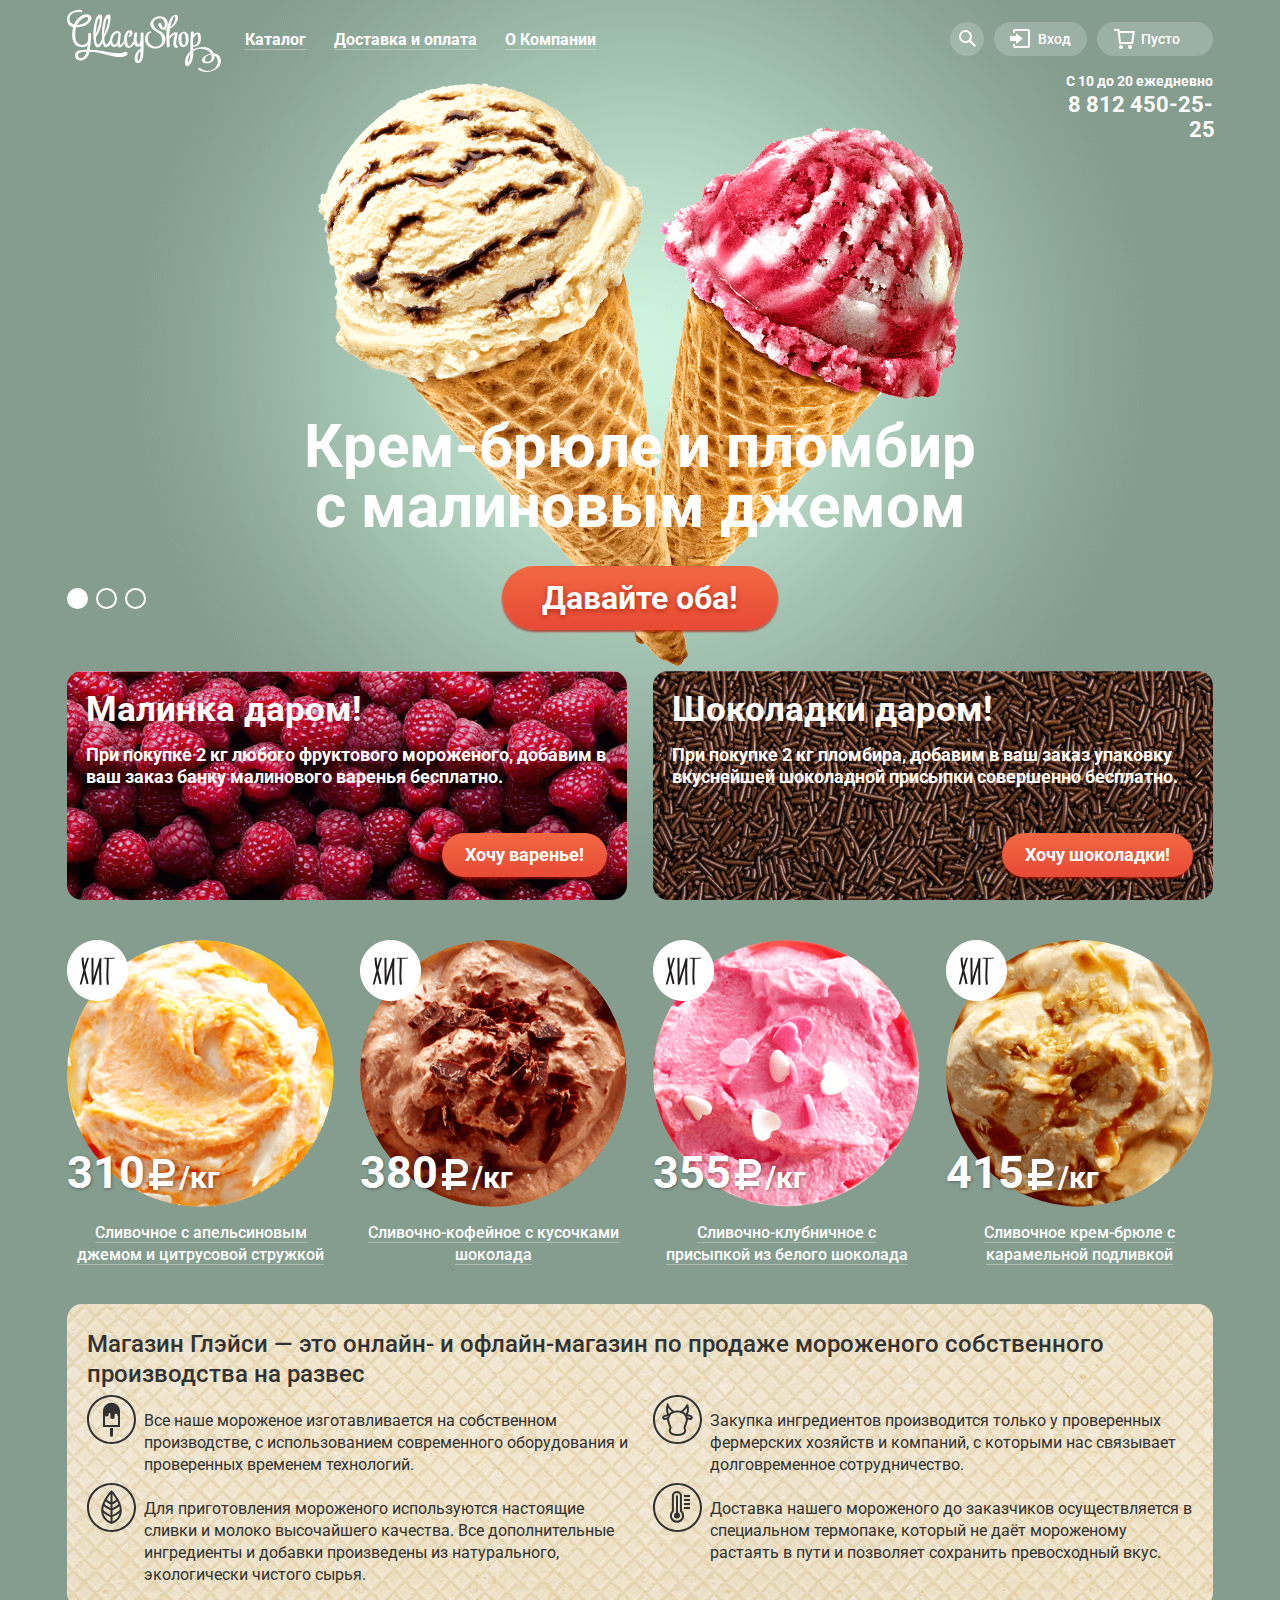
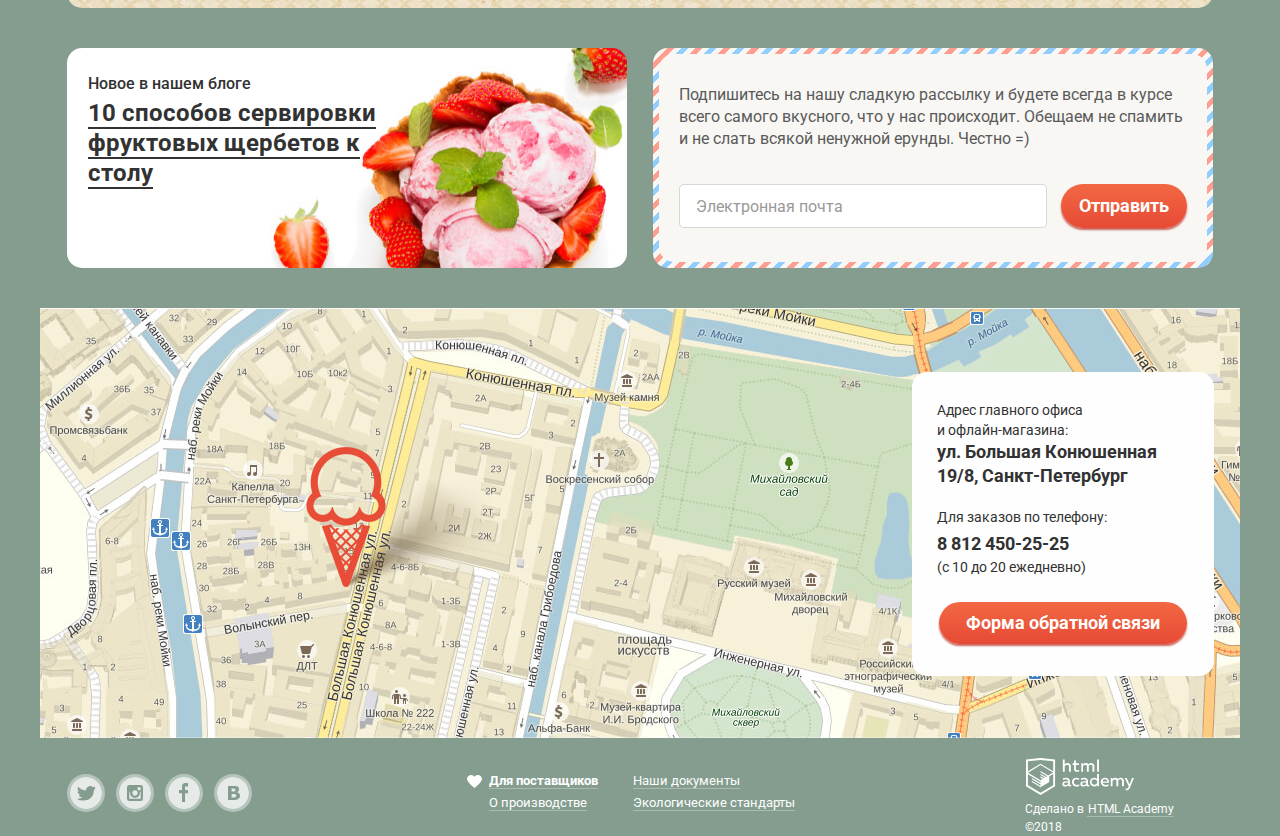
<file: index.html>
<!DOCTYPE html>
<html lang="ru">

<head>
  <meta charset="utf-8">
  <title>Gllacy Shop</title>
  <link href="https://fonts.googleapis.com/css?family=Roboto:400,500,700&amp;subset=cyrillic" rel="stylesheet">
  <link rel="stylesheet" href="css/min-normalize.css">
  <link rel="stylesheet" href="css/min.css">
</head>

<body>
  <div class="site-container">
    <div class="site-wrapper">
      <!-- Хедер: лого, навигация, интерфейс, контакты -->
      <header class="main-header">
        <nav class="main-navigation">
          <div class="main-logo">
            <a class="main-header-logo">
            <img src="img/main-logo.svg" width="154" height="64" alt="Gllacy Shop">
          </a>
          </div>
          <ul class="site-navigation">
            <li class="open">
              <a href="catalog.html"><span class="menu-item-underline">Каталог</span></a>
              <ul class="drop-catalog-menu">
                <li class="drop-cat-item">
                  <a href="#">Новинки</a>
                </li>
                <li class="drop-cat-item">
                  <a href="catalog.html">Сливочное</a>
                </li>
                <li class="drop-cat-item">
                  <a href="#">Щербеты</a>
                </li>
                <li class="drop-cat-item">
                  <a href="#">Фруктовый лёд</a>
                </li>
                <li class="drop-cat-item">
                  <a href="#">Мелорин</a>
                </li>
              </ul>
            </li>
            <li>
              <a href="#"><span class="menu-item-underline">Доставка и оплата</span></a>
            </li>
            <li>
              <a href="#"><span class="menu-item-underline">О Компании</span></a>
            </li>
          </ul>
          <ul class="user-navigation">
            <li class="user-search-button">
              <a class="user-btn search-link" href="#" aria-label="Поиск по сайту">
                <svg xmlns="http://www.w3.org/2000/svg" xmlns:xlink="http://www.w3.org/1999/xlink" width="17" height="17" viewBox="0 0 17 17">
                  <path d="M16.958 15.527L11.75 10.32A6.455 6.455 0 0 0 13 6.5 6.5 6.5 0 1 0 6.5 13a6.465 6.465 0 0 0 3.839-1.263l5.205 5.204 1.414-1.414zM6.5 11C4.019 11 2 8.981 2 6.5S4.019 2 6.5 2 11 4.019 11 6.5 8.981 11 6.5 11z" />
                </svg>
              </a>
              <div class="search-overlay">
                <form class="search-form" name="search-form" action="https://htmlacademy.ru/echo" method="get">
                  <p class="text-field">
                    <label class="visually-hidden" for="search-field">
                      Поиск по сайту
                    </label>
                    <input type="search" name="search-field" id="search-field" maxlength="250" placeholder="Что ищем?">
                  </p>
                </form>
              </div>
            </li>
            <li class="user-login-button">
              <a class="user-btn login-link" href="#">
                <svg xmlns="http://www.w3.org/2000/svg" xmlns:xlink="http://www.w3.org/1999/xlink" width="21" height="19" viewBox="0 0 21 19">
                  <g fill="#fff">
                    <path d="M6 14.875L12.917 9.5 6 4.125v2.917H-.042v4.917H6z" />
                    <path d="M18 0H5C3.9 0 3 .9 3 2v2h2V2h13v15H5v-2H3v2c0 1.1.9 2 2 2h13c1.1 0 2-.9 2-2V2c0-1.1-.9-2-2-2z" />
                  </g>
                </svg>Вход</a>
              <div class="login-overlay">
                <form class="login-form" name="login-form" action="https://htmlacademy.ru/echo" method="post">
                  <p class="text-field">
                    <label class="visually-hidden" for="email-field">E-mail</label>
                    <input type="email" name="email-field" id="email-field" placeholder="Электронная почта" required>
                  </p>
                  <p class="text-field">
                    <label class="visually-hidden" for="password-field">Пароль</label>
                    <input type="password" name="password-field" id="password-field" placeholder="Пароль" required>
                  </p>
                  <div class="submit-hints-wrapper">
                    <div>
                      <button class="act-button" type="submit" name="login-button">
                        Войти
                      </button>
                    </div>
                    <div class="login-hints">
                      <a href="#">Забыли пароль?</a>
                      <a href="#">Новая регистрация</a>
                    </div>
                  </div>
                </form>
              </div>
            </li>
            <li class="cart-button">
              <a class="user-btn cart-empty" href="#">
                <svg xmlns="http://www.w3.org/2000/svg" width="21" height="20" viewBox="0 0 21 20">
                  <g>
                    <path d="M5.657 2.031L5.422 0H0v2h3.64l1.5 13h13.988l1.699-12.969H5.657zM17.372 13H6.922L5.888 4.031h12.66L17.372 13z" />
                    <circle cx="6.984" cy="18" r="2" />
                    <circle cx="15.984" cy="18" r="2" />
                  </g>
                </svg>&nbsp;&nbsp;Пусто</a>
            </li>
          </ul>
        </nav>
        <div class="phone-container">
          <div class="header-contacts">
            <p class="regime">
              C 10 до 20 ежедневно
            </p>
            <p>
              <strong>8&nbsp;812 450-25-25</strong>
            </p>
          </div>
        </div>
      </header>
      <!-- Основное содержание: слайдер, спец.предложения, популярные товары, преимущества, статья, подписка, карта -->
    </div>
    <main>
      <div class="site-wrapper">
        <h1 class="visually-hidden">Магазин Gllacy Shop</h1>
        <section class="slider">
          <h2 class="visually-hidden">Промо-изображения</h2>
          <input class="visually-hidden" type="radio" id="product-1" name="toggle" checked>
          <input class="visually-hidden" type="radio" id="product-2" name="toggle">
          <input class="visually-hidden" type="radio" id="product-3" name="toggle">
          <div class="slider-controls">
            <label class="active" for="product-1" tabindex="0">Первый слайд</label>
            <label for="product-2" tabindex="0">Второй слайд</label>
            <label for="product-3" tabindex="0">Третий слайд</label>
          </div>
          <ul class="slider-list">
            <li class="slider-item slide" id="slide1">
              <h3 class="banner-slogan">Крем-брюле и пломбир с малиновым джемом</h3>
              <a class="act-button slide-button" href="#">Давайте оба!</a>
            </li>
            <li class="slider-item slide" id="slide2">
              <h3 class="banner-slogan">Шоколадный пломбир и лимонный сорбет</h3>
              <a class="act-button slide-button" href="#">Давайте оба!</a>
            </li>
            <li class="slider-item slide" id="slide3">
              <h3 class="banner-slogan">Пломбир с помадкой и клубничный щербет</h3>
              <a class="act-button slide-button" href="#">Давайте оба!</a>
            </li>
          </ul>
        </section>
        <section class="main-spec-offers">
          <h2 class="visually-hidden">Специальные предложения</h2>
          <div class="spec-offers-list">
            <article class="spec-offer spec-offer-raspberry">
              <h3>Малинка даром!</h3>
              <p>При покупке 2 кг любого фруктового мороженого, добавим в ваш заказ банку малинового варенья бесплатно.</p>
              <p class="spec-offer-btn">
                <a class="act-button" href="catalog.html">Хочу варенье!</a>
              </p>
            </article>
            <article class="spec-offer spec-offer-chocolate">
              <h3>Шоколадки даром!</h3>
              <p>При покупке 2 кг пломбира, добавим в ваш заказ упаковку вкуснейшей шоколадной присыпки совершенно бесплатно.</p>
              <p class="spec-offer-btn">
                <a class="act-button" href="catalog.html">Хочу шоколадки!</a>
              </p>
            </article>
          </div>
        </section>
        <!-- Карточки 4 популярных продуктов -->
        <section class="popular-and-price">
          <h2 class="visually-hidden">Хиты продаж</h2>
          <ul class="popular-items-list">
            <li class="popular-item">
              <div class="card-content-container hit-pic">
                <p class="catalog-item-image">
                  <img src="img/ice-1.png" width="267" height="267" alt="Сливочное с апельсиновым джемом и цитрусовой стружкой">
                </p>
                <p class="catalog-item-price">
                  <span class="ruble">310</span>
                  <span class="visually-hidden">рублей</span>
                  <span class="weight">/кг</span>
                </p>
                <a class="ice-name" href="#"><span>Сливочное с апельсиновым джемом и цитрусовой стружкой</span></a>
              </div>
              <div class="card-overlay">
                <p>
                  <a class="act-button" href="#">Быстрый просмотр</a>
                </p>
              </div>
            </li>
            <li class="popular-item">
              <div class="card-content-container hit-pic">
                <p class="catalog-item-image">
                  <img src="img/ice-2.png" width="267" height="267" alt="Сливочно-кофейное с кусочками шоколада">
                </p>
                <p class="catalog-item-price">
                  <span class="ruble">380</span>
                  <span class="visually-hidden">рублей</span>
                  <span class="weight">/кг</span>
                </p>
                <a class="ice-name" href="#"><span>Сливочно-кофейное с кусочками шоколада</span></a>
              </div>
              <div class="card-overlay">
                <p>
                  <a class="act-button" href="#">Быстрый просмотр</a>
                </p>
              </div>
            </li>
            <li class="popular-item">
              <div class="card-content-container hit-pic">
                <p class="catalog-item-image">
                  <img src="img/ice-3.png" width="267" height="267" alt="Сливочно-клубничное с присыпкой из белого шоколада">
                </p>
                <p class="catalog-item-price">
                  <span class="ruble">355</span>
                  <span class="visually-hidden">рублей</span>
                  <span class="weight">/кг</span>
                </p>
                <a class="ice-name" href="#"><span>Сливочно-клубничное с присыпкой из белого шоколада</span></a>
              </div>
              <div class="card-overlay">
                <p>
                  <a class="act-button" href="#">Быстрый просмотр</a>
                </p>
              </div>
            </li>
            <li class="popular-item">
              <div class="card-content-container hit-pic">
                <p class="catalog-item-image">
                  <img src="img/ice-4.png" width="267" height="267" alt="Сливочное крем-брюле с карамельной подливкой">
                </p>
                <p class="catalog-item-price">
                  <span class="ruble">415</span>
                  <span class="visually-hidden">рублей</span>
                  <span class="weight">/кг</span>
                </p>
                <a class="ice-name" href="#"><span>Сливочное крем-брюле с карамельной подливкой</span></a>
              </div>
              <div class="card-overlay">
                <p>
                  <a class="act-button" href="#">Быстрый просмотр</a>
                </p>
              </div>
            </li>
          </ul>
        </section>
        <section class="features">
          <div class="features-content">
            <h2 class="visually-hidden">Наши преимущества</h2>
            <p class="features-slogan">Магазин Глэйси &mdash; это онлайн- и офлайн-магазин по продаже мороженого собственного производства на развес</p>
            <ul class="features-list">
              <li class="features-item">
                Все наше мороженое изготавливается на собственном производстве, с использованием современного оборудования и проверенных временем технологий.
              </li>
              <li class="features-item">
                Закупка ингредиентов производится только у проверенных фермерских хозяйств и компаний, с которыми нас связывает долговременное сотрудничество.
              </li>
              <li class="features-item">
                Для приготовления мороженого используются настоящие сливки и молоко высочайшего качества. Все дополнительные ингредиенты и добавки произведены из натурального, экологически чистого сырья.
              </li>
              <li class="features-item">
                Доставка нашего мороженого до заказчиков осуществляется в специальном термопаке, который не даёт мороженому растаять в пути и позволяет сохранить превосходный вкус.
              </li>
            </ul>
          </div>
        </section>
        <div class="blog-subscribe-container">
          <article class="blog-news">
            <div class="blog-content">
              <h2 class="visually-hidden">Новые статьи в блоге</h2>
              <p class="news-desc">Новое в нашем блоге</p>
              <a class="new-article-link" href="#">10 способов сервировки фруктовых щербетов к столу</a>
            </div>
          </article>
          <aside class="subscribe">
            <h2 class="visually-hidden">Подписка на новости</h2>
            <div class="subscribe-content">
              <p class="subscribe-desc">
                Подпишитесь на нашу сладкую рассылку и будете всегда в курсе всего самого вкусного, что у нас происходит. Обещаем не спамить и не слать всякой ненужной ерунды. Честно =)
              </p>
              <form class="subscribe-form" name="subscribe-form" action="https://htmlacademy.ru/echo" method="post">
                <div class="text-field">
                  <label class="visually-hidden" for="subscr-email-field">E-mail</label>
                  <input class="subsribe-input" type="email" name="subscr-email-field" id="subscr-email-field" placeholder="Электронная почта">
                </div>
                <button class="act-button" type="submit" name="subscribe">
                  Отправить
                </button>
              </form>
            </div>
          </aside>
        </div>
      </div>
      <section class="map">
        <h2 class="visually-hidden">Карта</h2>
        <iframe src="https://www.google.com/maps/embed?pb=!1m18!1m12!1m3!1d1998.5992663177274!2d30.320851700772824!3d59.938791494707615!2m3!1f0!2f0!3f0!3m2!1i1024!2i768!4f13.1!3m3!1m2!1s0x4696310fca5ba729%3A0xea9c53d4493c879f!2z0JHQvtC70YzRiNCw0Y8g0JrQvtC90Y7RiNC10L3QvdCw0Y8g0YPQuy4sIDE5LCDQodCw0L3QutGCLdCf0LXRgtC10YDQsdGD0YDQsywgMTkxMTg2!5e0!3m2!1sru!2sru!4v1522645191485" width="1200" height="430" allowfullscreen></iframe>
        <p class="static-map">
          <img src="img/map-marker.jpg" width="1200" height="430" alt="Карта офиса по адресу ул. Большая Конюшенная 19/8, Санкт-Петербург">
        </p>
        <section class="main-contacts">
          <h2 class="visually-hidden">Контактная информация</h2>
          <div class="contacts-content">
            <div class="contacts-adress">
              <p>
                Адрес главного офиса
                <br> и офлайн-магазина:
              </p>
              <p>
                <strong>ул. Большая Конюшенная</strong> <strong>19/8, Санкт-Петербург</strong>
              </p>
            </div>
            <div class="contacts-phone">
              <p class="description">
                Для заказов по телефону:
              </p>
              <p>
                <strong>8 812 450-25-25</strong> (с 10 до 20 ежедневно)
              </p>
            </div>
            <p class="feedback-button">
              <a class="feedback-link act-button" href="#">Форма обратной связи</a>
            </p>
          </div>
        </section>
      </section>
    </main>
    <!-- Футер: соц. кнопки, инфо, копирайт-->
    <div class="site-wrapper">
      <footer class="main-footer">
        <div class="footer-social">
          <ul class="social-button-list">
            <li>
              <a class="social social-tw" href="#" title="Твиттер"><span class="visually-hidden">Твиттер</span></a>
            </li>
            <li>
              <a class="social social-in" href="#" title="Инстаграм"><span class="visually-hidden">Инстаграм</span></a>
            </li>
            <li>
              <a class="social social-fb" href="#" title="Фейсбук"><span class="visually-hidden">Фейсбук</span></a>
            </li>
            <li>
              <a class="social social-vk" href="#" title="ВКонтакте"><span class="visually-hidden">Вконтакте</span></a>
            </li>
          </ul>
        </div>
        <div class="footer-info">
          <ul class="info-list">
            <li class="info-item">
              <a href="#">Для поставщиков</a>
            </li>
            <li class="info-item">
              <a href="#">Наши документы</a>
            </li>
            <li class="info-item">
              <a href="#">О производстве</a>
            </li>
            <li class="info-item">
              <a href="#">Экологические стандарты</a>
            </li>
          </ul>
        </div>
        <div class="footer-copyright">
          <a href="https://htmlacademy.ru/intensive/htmlcss">
      <img src="img/logo-htmlacademy.svg" width="108" height="39" alt="HTMLacademy">
      </a>
          <p class="copiright-text">Сделано в <a href="https://htmlacademy.ru/intensive/htmlcss">HTML Academy</a> &copy;2018
          </p>
        </div>
      </footer>
      <!-- Модальные -->
      <section class="modal modal-feedback">
        <button class="modal-close" type="button" name="close">
          Закрыть
        </button>
        <div class="feedback-content">
          <h2 class="feedback-head">Мы обязательно вам ответим!</h2>
          <form name="feedback-form" action="https://htmlacademy.ru/echo" method="post">
            <p class="text-field">
              <label class="visually-hidden" for="feedback-user-name">Ваше имя</label>
              <input type="text" name="feedback-user-name" id="feedback-user-name" placeholder="Как вас зовут?" maxlength="50">
            </p>
            <p class="text-field">
              <label class="visually-hidden" for="feedback-user-email">Email</label>
              <input type="email" name="feedback-user-email" id="feedback-user-email" placeholder="Ваша почта для ответа?">
            </p>
            <p class="textarea-field">
              <label class="visually-hidden" for="feedback-field">Ваше сообщение</label>
              <textarea name="feedback-field" id="feedback-field" cols="30" rows="5" maxlength="2000" placeholder="Напишите что-нибудь..."></textarea>
            </p>
            <div class="submit-box">
              <button class="act-button" type="submit">
                Отправить
              </button>
            </div>
          </form>
        </div>
      </section>
      <div class="modal-dark"></div>
    </div>
  </div>

  <script src="js/min.js"></script>

</body>
</html>
</file>
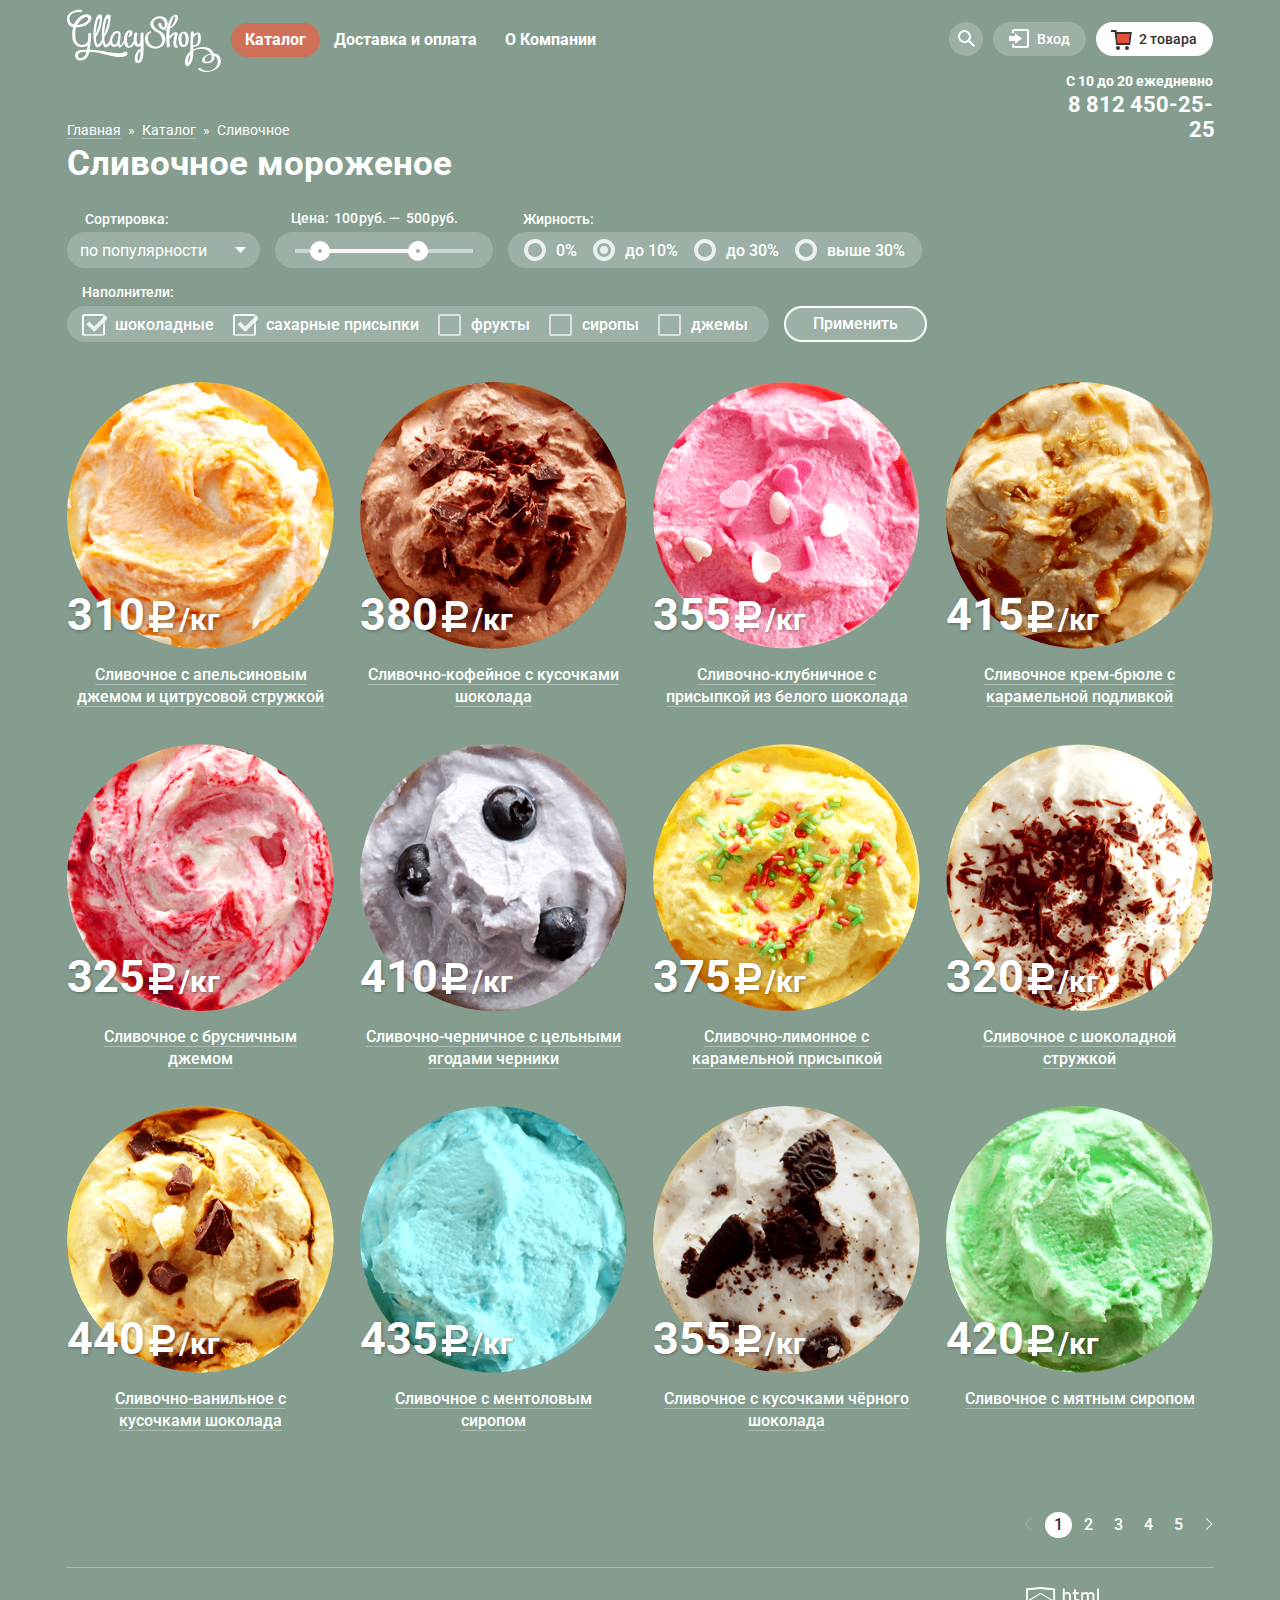
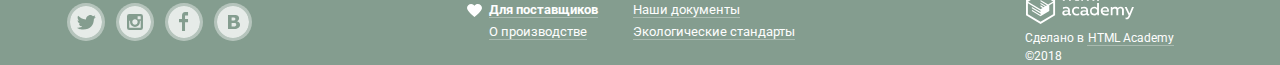
<file: catalog.html>
﻿<!DOCTYPE html>
<html lang="ru">

<head>
  <meta charset="utf-8">
  <title>Gllacy Catalog</title>
  <link href="https://fonts.googleapis.com/css?family=Roboto:400,500,700&amp;subset=cyrillic" rel="stylesheet">
  <link rel="stylesheet" href="css/min-normalize.css">
  <link rel="stylesheet" href="css/min.css">
</head>

<body class="inner-page">
  <div class="site-wrapper">
    <!-- Хедер: лого, навигация, интерфейс, контакты -->
    <header class="main-header">
      <nav class="main-navigation">
        <div class="main-logo">
          <a class="main-header-logo" href="index.html">
          <img src="img/main-logo.svg" width="154" height="64" alt="Gllacy Shop">
        </a>
        </div>
        <ul class="site-navigation">
          <li class="open">
            <a class="site-navigation-current">Каталог</a>
            <ul class="drop-catalog-menu">
              <li class="drop-cat-item drop-new">
                <a href="#">Новинки</a>
              </li>
              <li class="drop-cat-item drop-open">
                <a>Сливочное</a>
              </li>
              <li class="drop-cat-item drop-hover">
                <a href="#">Щербеты</a>
              </li>
              <li class="drop-cat-item">
                <a href="#">Фруктовый лёд</a>
              </li>
              <li class="drop-cat-item">
                <a href="#">Мелорин</a>
              </li>
            </ul>
          </li>
          <li>
            <a href="#">Доставка и оплата</a>
          </li>
          <li>
            <a href="#">О Компании</a>
          </li>
        </ul>
        <ul class="user-navigation">
          <li class="user-search-button">
            <a class="user-btn search-link" href="#" aria-label="Поиск по сайту">
              <svg xmlns="http://www.w3.org/2000/svg" xmlns:xlink="http://www.w3.org/1999/xlink" width="17" height="17" viewBox="0 0 17 17">
                <path d="M16.958 15.527L11.75 10.32A6.455 6.455 0 0 0 13 6.5 6.5 6.5 0 1 0 6.5 13a6.465 6.465 0 0 0 3.839-1.263l5.205 5.204 1.414-1.414zM6.5 11C4.019 11 2 8.981 2 6.5S4.019 2 6.5 2 11 4.019 11 6.5 8.981 11 6.5 11z" />
              </svg>
            </a>
            <div class="search-overlay">
              <form class="search-form" name="search-form" action="https://htmlacademy.ru/echo" method="get">
                <p class="text-field">
                  <label class="visually-hidden" for="search-field">
                    Поиск по сайту
                  </label>
                  <input class="text-input" type="search" name="search-field" id="search-field" maxlength="250" placeholder="Что ищем?">
                </p>
              </form>
            </div>
          </li>
          <li class="user-login-button">
            <a class="user-btn login-link" href="#">
              <svg xmlns="http://www.w3.org/2000/svg" xmlns:xlink="http://www.w3.org/1999/xlink" width="21" height="19" viewBox="0 0 21 19">
                <g fill="#fff">
                  <path d="M6 14.875L12.917 9.5 6 4.125v2.917H-.042v4.917H6z" />
                  <path d="M18 0H5C3.9 0 3 .9 3 2v2h2V2h13v15H5v-2H3v2c0 1.1.9 2 2 2h13c1.1 0 2-.9 2-2V2c0-1.1-.9-2-2-2z" />
                </g>
              </svg>Вход</a>
            <div class="login-overlay">

              <form class="login-form" name="login-form" action="https://htmlacademy.ru/echo" method="post">

                <p class="text-field">
                  <label class="visually-hidden" for="email-field">E-mail</label>
                  <input type="email" name="email-field" id="email-field" placeholder="Электронная почта" required>
                </p>

                <p class="text-field">
                  <label class="visually-hidden" for="password-field">Пароль</label>
                  <input type="password" name="password-field" id="password-field" placeholder="Пароль" required>
                </p>

                <div class="submit-hints-wrapper">
                  
                <div>
                  <button class="act-button" type="submit" name="login-button">
                    Войти
                  </button>
                </div>
                  
                  <div class="login-hints">
                      <a href="#">Забыли пароль?</a>
                      <a href="#">Новая регистрация</a>
                  </div>

                </div>

              </form>

            </div>
          </li>
          <li class="cart-button">
            <a class="user-btn cart-added" href="#">
            2 товара
          </a>
            <div class="cart-container">
              <table class="cart-content">
                <tr class="visually-hidden">
                  <th>Удалить</th>
                  <th>Миниатюра</th>
                  <th>Название</th>
                  <th>Вес</th>
                  <th>Цена</th>
                </tr>
                <tbody class="orders">
                  <tr class="orders-row">
                  <td class="order-row-discard">
                    <a class="order-discard" href="#" title="Отменить"><svg xmlns="http://www.w3.org/2000/svg" width="11" height="11" viewBox="0 0 11 11"><path fill="#231F20" d="M10.979.728l-.708-.707L5.5 4.792.729.021.021.728 4.793 5.5.021 10.271l.707.708L5.5 6.207l4.771 4.772.708-.708L6.207 5.5z"/></svg>
                      <span class="visually-hidden">Отмена</span>
                    </a>
                  </td>
                  <td class="order-image">
                    <img src="img/ice-1-mini.png" width="33" height="33" alt="Название мороженого 1">
                  </td>
                  <td class="order-name">
                    <p>
                      Пломбир с апельсиновым джемом
                    </p>
                  </td>
                  <td class="order-amount">
                    1,5 кг x <span>200 руб.</span>
                  </td>
                  <td class="order-cost">
                    300 руб.
                  </td>
                </tr>
                <tr class="orders-row">
                  <td class="order-row-discard">
                    <a class="order-discard" href="#" title="Отменить"><svg xmlns="http://www.w3.org/2000/svg" width="11" height="11" viewBox="0 0 11 11"><path fill="#231F20" d="M10.979.728l-.708-.707L5.5 4.792.729.021.021.728 4.793 5.5.021 10.271l.707.708L5.5 6.207l4.771 4.772.708-.708L6.207 5.5z"/></svg>
                      <span class="visually-hidden">Отмена</span>
                    </a>
                  </td>
                  <td class="order-image">
                    <img src="img/ice-2-mini.png" width="33" height="33" alt="Название мороженого 2">
                  </td>
                  <td class="order-name">
                    <p>
                      Клубничный пломбир с присыпкой из белого шоколада
                    </p>
                  </td>
                  <td class="order-amount">
                    1,5 кг x <span>300 руб.</span>
                  </td>
                  <td class="order-cost">
                    450 руб.
                  </td>
                </tr>
              </tbody>
              </table>
              <div class="cart-footer">
                <p class="cart-sum">Итого: 750 руб.</p>
                <a class="act-button" href="#">Оформить заказ</a>
              </div>
            </div>
          </li>
        </ul>
      </nav>
      <div class="phone-breadcrumbs-wrapper">
        <div class="breadcrumbs">
          <ul class="breadcrumbs-list">
            <li class="bc-item">
              <a href="index.html">
                Главная
              </a>
            </li>
            <li class="bc-item">
              <a>&raquo;</a>
            </li>
            <li class="bc-item">
              <a href="catalog.html">
                Каталог
              </a>
            </li>
            <li class="bc-item">
              <a>&raquo;</a>
            </li>
            <li class="bc-item bc-current">
              <a>Сливочное</a>
            </li>
          </ul>
        </div>
        <div class="phone-container">
        <div class="header-contacts">
          <p class="regime">
            C 10 до 20 ежедневно
          </p>
          <p>
            <strong>8&nbsp;812 450-25-25</strong>
          </p>
        </div>
      </div>
      </div>
    </header>
    <!-- Основное содержание: хлебные крошки, список айтемов, пагинация -->
    <main>
      <h1 class="page-title">Сливочное мороженое</h1>
      <section class="filter-catalog">
        <!-- <div class="filter-container"> -->
        <h2 class="visually-hidden">Фильтр продукции</h2>
        <form class="filter" name="filter-form" action="https://htmlacademy.ru/echo" method="get">
          <div class="sort-container">
            <div class="sort-controls">
              <label for="sorting">Сортировка:</label>
            </div>
            <select name="sort" id="sorting" size="1">
              <option value="popular">по популярности</option>
              <option value="fatness">сначала недорогие</option>
              <option value="cost">сначала дорогие</option>
              <option value="cost">по жирности</option>
            </select>
          </div>
          <div class="range-container">
            <div class="price-controls">
              <label class="min-price">Цена:
                <input type="text" name="min-price" value="100">руб. &mdash;</label>
              <label class="max-price">
                <input type="text" name="max-price" value="500">руб.
              </label>
            </div>
            <div class="range-controls">
              <div class="scale">
                <div class="bar"></div>
                <div class="toggle toggle-min"></div>
                <div class="toggle toggle-max"></div>
              </div>
            </div>
          </div>
          <div class="fat-container">
            <fieldset>
              <legend>Жирность:</legend>
              <ul class="fat-options">
                <li class="filter-option">
                  <input class="visually-hidden filter-radio" type="radio" name="fat" id="fat-0%" value="0">
                  <label for="fat-0%" tabindex="0">
                    0%
                  </label>
                </li>
                <li class="filter-option">
                  <input class="visually-hidden filter-radio" type="radio" name="fat" id="fat-till-10%" value="10" checked>
                  <label for="fat-till-10%" tabindex="0">
                    до 10%
                  </label>
                </li>
                <li class="filter-option">
                  <input class="visually-hidden filter-radio" type="radio" name="fat" id="fat-till-30%" value="30">
                  <label for="fat-till-30%" tabindex="0">
                    до 30%
                  </label>
                </li>
                <li class="filter-option">
                  <input class="visually-hidden filter-radio" type="radio" name="fat" id="fat-more-30%" value="100">
                  <label for="fat-more-30%" tabindex="0">
                    выше 30%
                  </label>
                </li>
              </ul>
            </fieldset>
          </div>
          <div class="filler-container">
            <fieldset>
              <legend>Наполнители:</legend>
              
                <ul class="filler-options">
                  <li>
                    <input class="visually-hidden filler-checkbox" type="checkbox" name="choco" id="choco" value="choco" checked>
                    <label class="filler-checkbox" for="choco" tabindex="0">
                      шоколадные
                    </label>
                  </li>
                  <li>
                    <input class="visually-hidden filler-checkbox" type="checkbox" name="sug-coat" id="sug-coat" value="sug-coat" checked>
                    <label class="filler-checkbox" for="sug-coat" tabindex="0">
                      сахарные присыпки
                    </label>
                  </li>
                  <li>
                    <input class="visually-hidden filler-checkbox" type="checkbox" name="fruit" id="fruit" value="fruit">
                    <label class="filler-checkbox" for="fruit" tabindex="0">
                      фрукты
                    </label>
                  </li>
                  <li>
                    <input class="visually-hidden filler-checkbox" type="checkbox" name="syrup" id="syrup" value="syrup">
                    <label class="filler-checkbox" for="syrup" tabindex="0">
                      сиропы
                    </label>
                  </li>
                  <li>
                    <input class="visually-hidden filler-checkbox" type="checkbox" name="jam" id="jam" value="jam">
                    <label class="filler-checkbox" for="jam" tabindex="0">
                      джемы
                    </label>
                  </li>
                </ul>
              
            </fieldset>
          </div>
          <button class="button filter-button" type="submit" name="filter-use" id="filter-use">
            Применить
          </button>
        </form>
      </section>

      <section class="catalog">
        <div class="catalog-content">
          <h2 class="visually-hidden">Список мороженого</h2>
          <ul class="catalog-list">
            <li class="catalog-item">
              <div class="card-content-container">
                <p class="catalog-item-image">
                  <img src="img/ice-1.png" width="267" height="267" alt="Сливочное с апельсиновым джемом и цитрусовой стружкой">
                </p>
                <p class="catalog-item-price">
                  <span class="ruble">310</span>
                  <span class="visually-hidden">рублей</span>
                  <span class="weight">/кг</span>
                </p>
                <a class="ice-name" href="#"><span>Сливочное с апельсиновым джемом и цитрусовой стружкой</span></a>
              </div>
                <div class="card-overlay">
                  <p>
                    <a class="act-button" href="#">Быстрый просмотр</a>
                  </p>
                </div>
            </li>
            <li class="catalog-item">
              <div class="card-content-container">
                
                  <p class="catalog-item-image">
                    <img src="img/ice-2.png" width="267" height="267" alt="Сливочно-кофейное с кусочками шоколада">
                  </p>
                  <p class="catalog-item-price">
                    <span class="ruble">380</span>
                    <span class="visually-hidden">рублей</span>
                    <span class="weight">/кг</span>
                  </p>
                  <a class="ice-name" href="#"><span>Сливочно-кофейное с кусочками шоколада</span></a>
              </div>
                <div class="card-overlay">
                  <p>
                    <a class="act-button" href="#">Быстрый просмотр</a>
                  </p>
                </div>
            </li>
            <li class="catalog-item">
              <div class="card-content-container">
                <p class="catalog-item-image">
                  <img src="img/ice-3.png" width="267" height="267" alt="Сливочно-клубничное с присыпкой из белого шоколада">
                </p>
                <p class="catalog-item-price">
                  <span class="ruble">355</span>
                  <span class="visually-hidden">рублей</span>
                  <span class="weight">/кг</span>
                </p>
                <a class="ice-name" href="#"><span>Сливочно-клубничное с присыпкой из белого шоколада</span></a>
              </div>
                <div class="card-overlay">
                  <p>
                    <a class="act-button" href="#">Быстрый просмотр</a>
                  </p>
                </div>
            </li>
            <li class="catalog-item">
              <div class="card-content-container">
                <p class="catalog-item-image">
                  <img src="img/ice-4.png" width="267" height="267" alt="Сливочное крем-брюле с карамельной подливкой">
                </p>
                <p class="catalog-item-price">
                  <span class="ruble">415</span>
                  <span class="visually-hidden">рублей</span>
                  <span class="weight">/кг</span>
                </p>
                <a class="ice-name" href="#"><span>Сливочное крем-брюле с карамельной подливкой</span></a>
              </div>
                <div class="card-overlay">
                  <p>
                    <a class="act-button" href="#">Быстрый просмотр</a>
                  </p>
                </div>
            </li>
            <li class="catalog-item">
              <div class="card-content-container">
                <p class="catalog-item-image">
                  <img src="img/ice-5.png" width="267" height="267" alt="Сливочное с брусничным джемом">
                </p>
                <p class="catalog-item-price">
                  <span class="ruble">325</span>
                  <span class="visually-hidden">рублей</span>
                  <span class="weight">/кг</span>
                </p>
                <a class="ice-name" href="#"><span>Сливочное с брусничным джемом</span></a>
              </div>
                <div class="card-overlay">
                  <p>
                    <a class="act-button" href="#">Быстрый просмотр</a>
                  </p>
                </div>
            </li>
            <li class="catalog-item">
              <div class="card-content-container">
                <p class="catalog-item-image">
                  <img src="img/ice-6.png" width="267" height="267" alt="Сливочно-черничное с цельными ягодами черники">
                </p>
                <p class="catalog-item-price">
                  <span class="ruble">410</span>
                  <span class="visually-hidden">рублей</span>
                  <span class="weight">/кг</span>
                </p>
                <a class="ice-name" href="#"><span>Сливочно-черничное с цельными ягодами черники</span></a>
              </div>
                <div class="card-overlay">
                  <p>
                    <a class="act-button" href="#">Быстрый просмотр</a>
                  </p>
                </div>
            </li>
            <li class="catalog-item">
              <div class="card-content-container">
                <p class="catalog-item-image">
                  <img src="img/ice-7.png" width="267" height="267" alt="Сливочно-лимонное с карамельной присыпкой">
                </p>
                <p class="catalog-item-price">
                  <span class="ruble">375</span>
                  <span class="visually-hidden">рублей</span>
                  <span class="weight">/кг</span>
                </p>
                <a class="ice-name" href="#"><span>Сливочно-лимонное с карамельной присыпкой</span></a>
              </div>
                <div class="card-overlay">
                  <p>
                    <a class="act-button" href="#">Быстрый просмотр</a>
                  </p>
                </div>
            </li>
            <li class="catalog-item">
              <div class="card-content-container">
                <p class="catalog-item-image">
                  <img src="img/ice-8.png" width="267" height="267" alt="Сливочное с шоколадной стружкой">
                </p>
                <p class="catalog-item-price">
                  <span class="ruble">320</span>
                  <span class="visually-hidden">рублей</span>
                  <span class="weight">/кг</span>
                </p>
                <a class="ice-name" href="#"><span>Сливочное с шоколадной стружкой</span></a>
              </div>
                <div class="card-overlay">
                  <p>
                    <a class="act-button" href="#">Быстрый просмотр</a>
                  </p>
                </div>
            </li>
            <li class="catalog-item">
              <div class="card-content-container">
                <p class="catalog-item-image">
                  <img src="img/ice-9.png" width="267" height="267" alt="Сливочно-ванильное с кусочками шоколада">
                </p>
                <p class="catalog-item-price">
                  <span class="ruble">440</span>
                  <span class="visually-hidden">рублей</span>
                  <span class="weight">/кг</span>
                </p>
                <a class="ice-name" href="#"><span>Сливочно-ванильное с кусочками шоколада</span></a>
              </div>
                <div class="card-overlay">
                  <p>
                    <a class="act-button" href="#">Быстрый просмотр</a>
                  </p>
                </div>
            </li>
            <li class="catalog-item">
              <div class="card-content-container">
                <p class="catalog-item-image">
                  <img src="img/ice-10.png" width="267" height="267" alt="Сливочное с ментоловым сиропом">
                </p>
                <p class="catalog-item-price">
                  <span class="ruble">435</span>
                  <span class="visually-hidden">рублей</span>
                  <span class="weight">/кг</span>
                </p>
                <a class="ice-name" href="#"><span>Сливочное с ментоловым сиропом</span></a>
              </div>
                <div class="card-overlay">
                  <p>
                    <a class="act-button" href="#">Быстрый просмотр</a>
                  </p>
                </div>
            </li>
            <li class="catalog-item">
              <div class="card-content-container">
                <p class="catalog-item-image">
                  <img src="img/ice-11.png" width="267" height="267" alt="Сливочное с кусочками чёрного шоколада">
                </p>
                <p class="catalog-item-price">
                  <span class="ruble">355</span>
                  <span class="visually-hidden">рублей</span>
                  <span class="weight">/кг</span>
                </p>
                <a class="ice-name" href="#"><span>Сливочное с кусочками чёрного шоколада</span></a>
              </div>
                <div class="card-overlay">
                  <p>
                    <a class="act-button" href="#">Быстрый просмотр</a>
                  </p>
                </div>
            </li>
            <li class="catalog-item">
              <div class="card-content-container">
                <p class="catalog-item-image">
                  <img src="img/ice-12.png" width="267" height="267" alt="Сливочное с мятным сиропом">
                </p>
                <p class="catalog-item-price">
                  <span class="ruble">420</span>
                  <span class="visually-hidden">рублей</span>
                  <span class="weight">/кг</span>
                </p>
                <a class="ice-name" href="#"><span>Сливочное с мятным сиропом</span></a>
              </div>
                <div class="card-overlay">
                  <p>
                    <a class="act-button" href="#">Быстрый просмотр</a>
                  </p>
                </div>
            </li>
          </ul>
        </div>
      </section>
      <div class="pagination">
        <ul class="pagination-list">
          <li class="pag-item back disabled">
            <a>
              <svg version="1.1" id="Layer_1" xmlns="http://www.w3.org/2000/svg" xmlns:xlink="http://www.w3.org/1999/xlink" x="0px" y="0px" width="8px" height="12px" viewBox="0 0 8 12" enable-background="new 0 0 8 12" xml:space="preserve">
                <path fill="#ffffff" d="M 0.14774345,5.6734548 5.6557434,0.16445478 c 0.198,-0.198 0.519,-0.198 0.716,0 0.197,0.198 0.198,0.519 0,0.716 l -5.15,5.15100002 5.151,5.1500002 c 0.198,0.198 0.198,0.519 0,0.717 -0.099,0.099 -0.229,0.148 -0.358,0.148 -0.129,0 -0.259,-0.05 -0.358,-0.148 L 0.14774345,6.3894548 c -0.199,-0.198 -0.199,-0.518 0,-0.716 z" />
              </svg><span class="visually-hidden">Назад</span></a>
          </li>
          <li class="pag-item pag-current">
            <a>1</a>
          </li>
          <li class="pag-item">
            <a href="#">2</a>
          </li>
          <li class="pag-item">
            <a href="#">3</a>
          </li>
          <li class="pag-item">
            <a href="#">4</a>
          </li>
          <li class="pag-item">
            <a href="#">5</a>
          </li>
          <li class="pag-item next">
            <a href="#">
              <svg xmlns="http://www.w3.org/2000/svg" width="8" height="12" viewBox="0 0 8 12">
                <path fill="#ffffff" d="M7.237 5.642L1.729.133a.506.506 0 1 0-.716.716L6.163 6l-5.151 5.15a.507.507 0 0 0 .716.717l5.509-5.509a.504.504 0 0 0 0-.716z" />
              </svg><span class="visually-hidden">Вперёд</span></a>
          </li>
        </ul>
      </div>
    </main>
    <!-- Футер: соц. кнопки, инфо, копирайт -->
    <footer class="main-footer">
      <div class="footer-social">
        <ul class="social-button-list">
            <li>
              <a class="social social-tw" href="#" title="Твиттер"><span class="visually-hidden">Твиттер</span></a>
            </li>
            <li>
              <a class="social social-in" href="#" title="Инстаграм"><span class="visually-hidden">Инстаграм</span></a>
            </li>
            <li>
              <a class="social social-fb" href="#" title="Фейсбук"><span class="visually-hidden">Фейсбук</span></a>
            </li>
            <li>
              <a class="social social-vk" href="#" title="ВКонтакте"><span class="visually-hidden">Вконтакте</span></a>
            </li>
          </ul>
      </div>
      <div class="footer-info">
        <ul class="info-list">
          <li class="info-item">
            <span class="heart"></span>
            <a href="#">Для поставщиков</a>
          </li>
          <li class="info-item">
            <a href="#">Наши документы</a>
          </li>
          <li class="info-item">
            <a href="#">О производстве</a>
          </li>
          <li class="info-item">
            <a href="#">Экологические стандарты</a>
          </li>
        </ul>
      </div>
      <div class="footer-copyright">
        <a class="HTMLacademy-logo" href="https://htmlacademy.ru/intensive/htmlcss">
          <img src="img/logo-htmlacademy.svg" width="108" height="39" alt="HTMLacademy">
        </a>
        <p class="copiright-text">Сделано в <a href="https://htmlacademy.ru/intensive/htmlcss">HTML Academy</a> &copy;2018</p>
      </div>
    </footer>
  </div>
</body>

</html>
</file>
<file: css/min.css>
@keyframes bounce{0%{transform:translateY(-2000px)}70%{transform:translateY(30px)}90%{transform:translateY(-10px)}to{transform:translateY(0)}}@keyframes shake{0%,to{transform:translateX(0)}10%,30%,50%,70%,90%{transform:translateX(-10px)}20%,40%,60%,80%{transform:translateX(10px)}}.text-field input,.textarea-field textarea,body{font-family:"Roboto","Arial",sans-serif;font-size:16px}.site-container,body{background-color:#849d8f}body{width:1200px;margin:0 auto;padding:0;line-height:22px;font-weight:500;color:#fff}.site-container{min-width:1200px;background-image:url(../img/double-ice-1.png);background-repeat:no-repeat;background-position:top center}.site-wrapper{min-width:1200px;-webkit-box-sizing:border-box;box-sizing:border-box;margin:0 auto;padding:0 27px}img{max-width:100%;height:auto}.act-button,.user-btn{text-decoration:none;vertical-align:middle}.act-button{display:inline-block;text-align:center;background:#f26843;background:-webkit-gradient(linear,left top,left bottom,from(#f26843),to(#e74a35));background:-webkit-linear-gradient(top,#f26843 0%,#e74a35 100%);background:-o-linear-gradient(top,#f26843 0%,#e74a35 100%);background:linear-gradient(to bottom,#f26843 0%,#e74a35 100%);border-radius:50px;-webkit-box-shadow:0 2px 2px rgba(172,16,0,.64);box-shadow:0 2px 2px rgba(172,16,0,.64);border:0;cursor:pointer;font-size:18px;line-height:24px;color:#fefefe;font-weight:700}.act-button:hover{background:-webkit-gradient(linear,left top,left bottom,from(#f58669),to(#ec6f5e));background:-webkit-linear-gradient(top,#f58669 0%,#ec6f5e 100%);background:-o-linear-gradient(top,#f58669 0%,#ec6f5e 100%);background:linear-gradient(to bottom,#f58669 0%,#ec6f5e 100%);-webkit-box-shadow:0 2px 2px #ac1000;box-shadow:0 2px 2px #ac1000}.act-button:active{background:-webkit-gradient(linear,left top,left bottom,from(#d84732),to(#e1613e));background:-webkit-linear-gradient(top,#d84732 0%,#e1613e 100%);background:-o-linear-gradient(top,#d84732 0%,#e1613e 100%);background:linear-gradient(to bottom,#d84732 0%,#e1613e 100%);-webkit-box-shadow:inset 0 2px 2px #ac1000;box-shadow:inset 0 2px 2px #ac1000}.user-btn{font-size:14px;line-height:16px;font-weight:500;color:#fff}.text-field input,.textarea-field textarea{padding:10px 16px;line-height:24px;font-weight:700;color:#323232;background-color:#fff;border:1px solid rgba(178,178,178,.52);border-radius:5px}.text-field input:hover,.textarea-field textarea:hover{border:2px solid rgba(154,154,154,.52);padding:9px 15px}.text-field input:focus,.textarea-field textarea:focus{border:2px solid rgba(46,136,228,.52);padding:9px 15px}.text-field input::-webkit-input-placeholder,.textarea-field textarea::-webkit-input-placeholder{font-size:16px;line-height:24px;font-weight:400;color:#999}.text-field input::-moz-placeholder,.textarea-field textarea::-moz-placeholder{font-size:16px;line-height:24px;font-weight:400;color:#999}.text-field input:-ms-input-placeholder,.textarea-field textarea:-ms-input-placeholder{font-size:16px;line-height:24px;font-weight:400;color:#999}.main-header-logo{border-bottom:none}.main-logo{width:154px;height:64px;padding-top:9px;margin:0 10px 0 0}.main-header{z-index:1}.main-navigation{display:-webkit-box;display:-ms-flexbox;display:flex;-webkit-box-orient:horizontal;-webkit-box-direction:normal;-ms-flex-direction:row;flex-direction:row;-webkit-box-pack:start;-ms-flex-pack:start;justify-content:flex-start;z-index:10}.site-navigation,.user-navigation{list-style:none}.site-navigation{display:-webkit-box;display:-ms-flexbox;display:flex;-ms-flex-wrap:wrap;flex-wrap:wrap;-webkit-box-pack:start;-ms-flex-pack:start;justify-content:flex-start;width:540px;margin:0;padding:23px 0 0;z-index:10}.site-navigation li{position:relative}.site-navigation a,.user-navigation a{display:block;vertical-align:middle}.site-navigation a{line-height:18px;font-weight:700;color:#fff;text-decoration:none;padding:8px 14px;border-radius:50px}.site-navigation .site-navigation-current{background-color:#d07058}.site-navigation a:not(.site-navigation-current):focus,.site-navigation a:not(.site-navigation-current):hover{color:#333;text-decoration:none;background-color:#f7f6f3}.site-navigation a:not(.site-navigation-current):active{color:#333;background-color:#ededed}.site-navigation>li>a:not(.site-navigation-current):active{-webkit-box-shadow:inset 0 2px 1px #696969;box-shadow:inset 0 2px 1px #696969}.menu-item-underline{border-bottom-width:1px;border-bottom-style:solid;border-bottom-color:rgba(255,255,255,.3)}.menu-item-underline:focus,.menu-item-underline:hover{border-bottom:none}.menu-item-underline:active{border-bottom:none}.open .drop-catalog-menu{display:none}.open:hover .drop-catalog-menu{display:block}.drop-catalog-menu{position:absolute;-webkit-box-sizing:border-box;box-sizing:border-box;top:37px;left:-6px;list-style:none;width:142px;margin:0;padding:0 0 9px;background-color:#f8f7f4;color:#323232;border-radius:6px;-webkit-box-shadow:0 20px 20px rgba(0,0,0,.4);box-shadow:0 20px 20px rgba(0,0,0,.4);z-index:30}.drop-catalog-menu a{font-size:14px;line-height:16px;font-weight:400;color:#323232;padding:10px 18px 5px 19px;border-bottom:none;border-radius:0}.drop-cat-item:first-child a{font-weight:700;padding:11px 10px 11px 19px;border-bottom:1px solid rgba(53,53,53,.2)}.drop-cat-item:not(:first-child) a:focus,.drop-cat-item:not(:first-child) a:hover{background-color:#fbded8}.drop-catalog-menu .drop-cat-item a:active{background-color:#f6b5a5;color:#fff}.drop-cat-item.drop-open{background-color:#d07058}.user-navigation{display:-webkit-box;display:-ms-flexbox;display:flex;-ms-flex-wrap:wrap;flex-wrap:wrap;-webkit-box-pack:end;-ms-flex-pack:end;justify-content:flex-end;width:420px;padding:22px 0 0;margin:0 0 0 auto;z-index:10}.user-navigation a{margin-left:10px;font-size:14px;line-height:16px;color:#fff;border-bottom:none}.user-navigation>a:not(.cart-empty):focus,.user-navigation>a:not(.cart-empty):hover{color:#323232;background-color:#f8f7f4}.user-login-button a:focus,.user-login-button a:hover{color:#323232;background-color:#f8f7f4}.user-search-button .search-link{position:relative;display:block;-webkit-box-sizing:border-box;box-sizing:border-box;width:34px;height:34px;padding:8px 10px 10px 9px;background-color:rgba(255,255,255,.2);border-radius:50%;border:0;fill:#fff}.user-login-button .login-link:focus path,.user-login-button .login-link:hover path,.user-search-button .search-link:focus,.user-search-button .search-link:hover{fill:#000}.user-login-button .login-overlay,.user-search-button .search-overlay{display:none}.cart-button:hover .cart-container,.user-login-button:hover .login-overlay,.user-search-button:hover .search-overlay{display:block}.cart-button,.user-login-button{position:relative}.user-login-button a{border-bottom:none}.cart-button .cart-added,.cart-button .cart-empty,.user-login-button .login-link{-webkit-box-sizing:border-box;box-sizing:border-box;display:-webkit-box;display:-ms-flexbox;display:flex;-webkit-box-align:center;-ms-flex-align:center;align-items:center;position:relative;height:34px;font-size:14px;line-height:16px;font-weight:500;border-radius:30px;border:0}.user-login-button .login-link{width:93px;color:#fff;padding:9px 13px 10px;background-color:rgba(255,255,255,.2);fill:#fff;-ms-flex-pack:distribute;justify-content:space-around}.cart-button .cart-added,.cart-button .cart-empty{-webkit-box-pack:center;-ms-flex-pack:center;justify-content:center}.cart-button .cart-empty{-webkit-box-orient:horizontal;-webkit-box-direction:normal;-ms-flex-direction:row;flex-direction:row;fill:#fff;width:116px;padding:10px 17px 10px 0;background-color:rgba(255,255,255,.2);color:#fff}.cart-button .cart-added{width:117px;padding:10px 13px 10px 40px;background-color:rgba(255,255,255,.99);color:#323232}.cart-button .cart-added::before{content:"";position:absolute;left:15px;top:8px;width:21px;height:20px;background-image:url(../img/basket-red.svg);background-repeat:no-repeat;background-position:0 0}.cart-button .cart-container{display:none}.cart-container{position:absolute;-webkit-box-sizing:border-box;box-sizing:border-box;top:37px;right:0;width:540px;padding:20px 15px 22px;font-size:13px;line-height:16px;font-weight:400;color:#323232;background-color:#f8f7f4;-webkit-box-shadow:0 20px 20px rgba(0,0,0,.4);box-shadow:0 20px 20px rgba(0,0,0,.4);border-radius:6px}.cart-container table,.orders-row{display:-webkit-box;display:-ms-flexbox;display:flex;-webkit-box-direction:normal;-webkit-box-pack:start;-ms-flex-pack:start;justify-content:flex-start}.cart-container table{-webkit-box-sizing:border-box;box-sizing:border-box;width:100%;padding:0;margin:0 0 4px;-webkit-box-orient:vertical;-ms-flex-direction:column;flex-direction:column;-webkit-box-align:start;-ms-flex-align:start;align-items:flex-start}.orders-row{-webkit-box-orient:horizontal;-ms-flex-direction:row;flex-direction:row;-webkit-box-align:center;-ms-flex-align:center;align-items:center;margin-bottom:16px}.cart-content span{color:#999}.cart-content .order-discard{display:block;padding-bottom:15px;padding-top:9px;margin-left:0;width:11px;height:11px;text-decoration:none;cursor:pointer}.order-image{padding:0 0 0 14px}.order-image img{width:33px;border-radius:50%}.order-name{padding:0 0 2px 14px;width:227px}.order-name p{margin:0}.order-amount{padding:0 0 3px 27px;width:122px}.order-cost{padding:0 0 3px;margin-left:5px;width:70px}.cart-footer{display:-webkit-box;display:-ms-flexbox;display:flex;-webkit-box-orient:vertical;-webkit-box-direction:normal;-ms-flex-direction:column;flex-direction:column;-webkit-box-align:end;-ms-flex-align:end;align-items:flex-end;border-top:1px solid #cacac7}.cart-footer .cart-sum{margin:0 0 15px;padding:14px 0 0;font-size:15px;line-height:18px;font-weight:700}.cart-footer .act-button{padding:9px 14px;font-size:18px;line-height:24px;font-weight:700}.cart-footer a:focus,.cart-footer a:hover{-webkit-box-sizing:border-box;box-sizing:border-box;color:#fff}.phone-container{display:-webkit-box;display:-ms-flexbox;display:flex;-webkit-box-pack:end;-ms-flex-pack:end;justify-content:flex-end}.header-contacts{width:167px;text-align:right}.header-contacts,.header-contacts p{margin:0;padding:0}.header-contacts .regime{font-size:14px;line-height:16px;font-weight:700;margin-bottom:4px}.header-contacts strong{font-size:22px;line-height:24px;font-weight:700;margin-right:-2px}.slider{position:relative;padding-top:274px;margin-bottom:41px;text-align:center;color:#fff}.slider-list{margin:0;padding:0;list-style:none}.slider-item{display:none}.slider-item:nth-child(1){display:block}.banner-slogan{width:700px;margin:0 auto;padding:0 0 29px;font-size:60px;line-height:60px;font-weight:700}.slide-button,.slider-controls label{display:inline-block;vertical-align:top}.slide-button{padding:10px 40px;font-size:32px;line-height:44px;font-weight:700;color:#fff;text-decoration:none;text-shadow:0 2px 5px rgba(160,32,11,.76);border:0}.slider-controls label{width:17px;height:17px;margin-right:8px;background-color:transparent;border:2px solid #fff;border-radius:50%;cursor:pointer}.slider-controls label:not(.active):focus,.slider-controls label:not(.active):hover{background-color:rgba(255,255,255,.4)}.slider-controls{position:absolute;bottom:20px;left:0;z-index:5;font-size:0}.slider-controls .active{background-color:#fff}#product-1:checked~.site-container #slide1,#product-2:checked~.site-container #slide2,#product-3:checked~.site-container #slide3{display:block}#product-1:checked~.site-container{background-color:#849d8f;background-image:url(../img/double-ice-1.png)}#product-2:checked~.site-container{background-color:#8996a6;background-image:url(../img/double-ice-2.png)}#product-3:checked~.site-container{background-color:#9d8b84;background-image:url(../img/double-ice-3.png)}#product-1:checked~.site-container label[for=product-1],#product-2:checked~.site-container label[for=product-2],#product-3:checked~.site-container label[for=product-3]{background-color:#fff}.main-spec-offers{margin-bottom:40px}.spec-offers-list{display:-webkit-box;display:-ms-flexbox;display:flex;-webkit-box-orient:horizontal;-webkit-box-direction:normal;-ms-flex-direction:row;flex-direction:row;-webkit-box-pack:justify;-ms-flex-pack:justify;justify-content:space-between;-ms-flex-wrap:wrap;flex-wrap:wrap;-webkit-box-align:start;-ms-flex-align:start;align-items:flex-start;margin:0;padding:0}.spec-offer{padding:18px 20px 23px 19px;background-position:0 0;background-repeat:repeat}.spec-offer-chocolate,.spec-offer-raspberry{-webkit-box-sizing:border-box;box-sizing:border-box;width:560px;background-color:#6d1527;background-image:url(../img/rasp-back.jpg);background-position:center top;border-radius:15px}.spec-offer-chocolate{background-color:#3e251a;background-image:url(../img/choc-back.jpg)}.spec-offer h3{font-size:35px;line-height:41px;font-weight:700;padding:0;margin:0 0 14px}.spec-offer p{margin:0 0 45px;font-size:18px;line-height:22px;font-weight:700}.spec-offer .spec-offer-btn{display:-webkit-box;display:-ms-flexbox;display:flex;-webkit-box-orient:horizontal;-webkit-box-direction:normal;-ms-flex-direction:row;flex-direction:row;-webkit-box-pack:end;-ms-flex-pack:end;justify-content:flex-end;margin:0;padding:0}.spec-offer a{padding:10px 23px;color:#fff}.popular-and-price{padding:0;margin-bottom:38px}.popular-items-list{display:-webkit-box;display:-ms-flexbox;display:flex;-webkit-box-orient:horizontal;-webkit-box-direction:normal;-ms-flex-direction:row;flex-direction:row;-webkit-box-pack:justify;-ms-flex-pack:justify;justify-content:space-between;-ms-flex-wrap:wrap;flex-wrap:wrap;-webkit-box-align:stretch;-ms-flex-align:stretch;align-items:stretch;margin:0;padding:0;list-style:none}.popular-items-list li{width:267px;padding:0;margin:0 20px 0 0}.popular-item{position:relative;text-align:center}.popular-item:last-child{margin-right:0}.card-content-container{position:relative}.catalog-item-image{padding:0;margin:0 0 9px}.catalog-item-image img{position:relative;z-index:2}.card-overlay{position:absolute;top:-6px;left:-13px;width:293px;padding-top:325px;background-color:rgba(255,255,255,.2);border-radius:6px;-webkit-box-shadow:0 20px 20px rgba(0,0,0,.4);box-shadow:0 20px 20px rgba(0,0,0,.4);z-index:1;opacity:0}.catalog-item:hover .card-overlay,.popular-item:hover .card-overlay{opacity:1;z-index:3}.card-content-container a{display:block;width:256px;margin-left:auto;margin-right:auto;position:relative;font-size:16px;line-height:22px;color:#fff;font-weight:500;text-decoration:none;vertical-align:top;z-index:4}.ice-name span{border-bottom-width:1px;border-bottom-style:solid;border-bottom-color:rgba(255,255,255,.3)}.ice-name span:active,.ice-name span:focus,.ice-name span:hover{color:#f9ac9f;border-bottom-color:rgba(249,172,159,.3);z-index:5}.card-overlay .act-button{padding:12px 18px;font-size:18px;line-height:24px;color:#fff;font-weight:700}.card-overlay .act-button:focus,.card-overlay .act-button:hover{color:#fefefe}.hit-pic::before{content:"";position:absolute;background-image:url(../img/hit.png);background-repeat:no-repeat;left:0;top:0;width:61px;height:61px;z-index:5}.catalog-item-price{position:absolute;top:210px;margin:0;padding:0;z-index:5}.features{margin-bottom:40px}.features-content{background-color:#eadec5;background-image:url(../img/wafer-back.png);background-position:0 0;background-repeat:repeat;border-radius:15px;padding:25px 18px 0 20px}.features-slogan{font-size:24px;line-height:30px;font-weight:500;color:#323232;padding:0;margin:0 0 21px}.features-list{display:-webkit-box;display:-ms-flexbox;display:flex;-webkit-box-orient:horizontal;-webkit-box-direction:normal;-ms-flex-direction:row;flex-direction:row;-webkit-box-pack:justify;-ms-flex-pack:justify;justify-content:space-between;-ms-flex-wrap:wrap;flex-wrap:wrap;-ms-flex-line-pack:start;align-content:flex-start;margin:0;padding:0;list-style:none}.features-item{position:relative;width:485px;font-weight:400;color:#323232;padding-left:57px;margin-bottom:22px}.features-item:nth-child(1)::before{content:"";position:absolute;background-image:url(../img/ice-cream.svg);background-repeat:no-repeat;top:-15px;left:0;width:49px;height:49px;z-index:10}.features-item:nth-child(2)::before,.features-item:nth-child(3)::before,.features-item:nth-child(4)::before{content:"";position:absolute;background-image:url(../img/cow.svg);background-repeat:no-repeat;top:-15px;left:0;width:49px;height:49px;z-index:10}.features-item:nth-child(3)::before,.features-item:nth-child(4)::before{background-image:url(../img/eco.svg)}.features-item:nth-child(4)::before{background-image:url(../img/thermometer.svg)}.blog-subscribe-container{display:-webkit-box;display:-ms-flexbox;display:flex;-webkit-box-orient:horizontal;-webkit-box-direction:normal;-ms-flex-direction:row;flex-direction:row;-webkit-box-pack:justify;-ms-flex-pack:justify;justify-content:space-between;-webkit-box-align:start;-ms-flex-align:start;align-items:flex-start;margin-bottom:40px}.blog-news{-webkit-box-sizing:border-box;box-sizing:border-box;width:560px;background-color:#fff;background-image:url(../img/straw-back.jpg);background-position:10% 39%;background-repeat:no-repeat;border-radius:15px;padding:25px 21px}.blog-content{width:300px;margin-bottom:55px}.blog-content .news-desc{color:#323232;padding:0;margin:0 0 3px}.blog-content a{font-size:24px;line-height:30px;font-weight:700;color:#323232;text-decoration:none;border-bottom:2px solid #323232}.blog-content a:active,.blog-content a:focus,.blog-content a:hover{color:#e84d37;border-bottom:2px solid rgba(236,89,60,.3);text-decoration:none}.subscribe,.subscribe-content{-webkit-box-sizing:border-box;box-sizing:border-box;border-radius:15px}.subscribe{width:560px;background-image:-webkit-repeating-linear-gradient(315deg,#92cdff 0,#92cdff 5px,#f8f7f4 5px,#f8f7f4 10px,#fe9e90 10px,#fe9e90 15px,#f8f7f4 15px,#f8f7f4 20px);background-image:-o-repeating-linear-gradient(315deg,#92cdff 0,#92cdff 5px,#f8f7f4 5px,#f8f7f4 10px,#fe9e90 10px,#fe9e90 15px,#f8f7f4 15px,#f8f7f4 20px);background-image:repeating-linear-gradient(135deg,#92cdff 0,#92cdff 5px,#f8f7f4 5px,#f8f7f4 10px,#fe9e90 10px,#fe9e90 15px,#f8f7f4 15px,#f8f7f4 20px);padding:6px;background-color:#f7f6f3}.subscribe-content{padding:30px 20px 34px;background-color:#f8f7f4}.subscribe-desc{padding:0;margin:0 0 34px;font-weight:400;color:#5a5a5a}.subscribe-form{display:-webkit-box;display:-ms-flexbox;display:flex;-webkit-box-orient:horizontal;-webkit-box-direction:normal;-ms-flex-direction:row;flex-direction:row;-webkit-box-pack:justify;-ms-flex-pack:justify;justify-content:space-between;-webkit-box-align:center;-ms-flex-align:center;align-items:center}.subsribe-input{-webkit-box-sizing:border-box;box-sizing:border-box;width:368px;height:44px}.subscribe-form .act-button{padding:10px 18px}.map{display:-webkit-box;display:-ms-flexbox;display:flex;-webkit-box-orient:vertical;-webkit-box-direction:normal;-ms-flex-direction:column;flex-direction:column;-webkit-box-pack:start;-ms-flex-pack:start;justify-content:flex-start;position:relative;background-color:#f7f1d9;margin-bottom:8px}.map .static-map{position:absolute;top:0;left:0;z-index:1}.map iframe{position:relative;z-index:2;border:0}.map img,.map p{margin:0;padding:0}.map::before{content:"";position:absolute;width:80px;height:140px;background-image:url(../img/pin.svg);top:140px;left:266px}.main-contacts{position:absolute;top:64px;right:26px;-webkit-box-sizing:border-box;box-sizing:border-box;width:302px;background-color:#fefefe;padding:28px 26px 32px 25px;border-radius:15px;z-index:3}.bc-item a,.contacts-content{font-size:14px;line-height:20px;font-weight:400;color:#323232}.contacts-content p{margin:0}.contacts-content strong{display:block;font-size:18px;line-height:24px;font-weight:700;color:#323232}.contacts-adress{margin-bottom:19px}.contacts-phone{margin-bottom:25px}.contacts-phone strong{margin-bottom:1px}.contacts-phone .description{margin-bottom:5px}.feedback-button{-webkit-box-pack:center;-ms-flex-pack:center;justify-content:center}.contacts-content .act-button{padding:9px 27px}.breadcrumbs-list,.feedback-button,.phone-breadcrumbs-wrapper{display:-webkit-box;display:-ms-flexbox;display:flex;-webkit-box-orient:horizontal;-webkit-box-direction:normal;-ms-flex-direction:row;flex-direction:row}.phone-breadcrumbs-wrapper{-webkit-box-align:end;-ms-flex-align:end;align-items:flex-end;-webkit-box-pack:justify;-ms-flex-pack:justify;justify-content:space-between}.breadcrumbs-list{-webkit-box-pack:start;-ms-flex-pack:start;justify-content:flex-start;-ms-flex-wrap:wrap;flex-wrap:wrap;list-style:none;padding:0;margin:0 0 2px}.bc-item a{line-height:16px;color:#fff;margin-right:7px;text-decoration:none;border-bottom-width:1px;border-bottom-style:solid;border-bottom-color:rgba(255,255,255,.3)}.bc-current a,.bc-item:nth-child(2n) a{border-bottom:none}.bc-item:nth-child(odd):not(.bc-current) a:active,.bc-item:nth-child(odd):not(.bc-current) a:focus,.bc-item:nth-child(odd):not(.bc-current) a:hover{color:#f9ac9f;border-bottom-color:rgba(249,172,159,.3)}.page-title{margin:0 0 25px;padding:0;font-size:35px;line-height:41px;font-weight:700}.filter-catalog{margin-bottom:40px;font-size:16px;line-height:18px;font-weight:500}.filter{display:-webkit-box;display:-ms-flexbox;display:flex;-webkit-box-orient:horizontal;-webkit-box-direction:normal;-ms-flex-direction:row;flex-direction:row;-ms-flex-wrap:wrap;flex-wrap:wrap;-webkit-box-align:start;-ms-flex-align:start;align-items:flex-start;margin:0;padding:0}.filter-catalog fieldset{margin:0;padding:0;border:0}.sort-container,.sort-container select{-webkit-box-sizing:border-box;box-sizing:border-box;width:193px}.sort-container{margin:0 15px 15px 0}.sort-container .sort-controls{padding-top:2px;padding-bottom:3px;padding-left:18px}.sort-controls label{display:inline-block;vertical-align:top;font-size:14px;line-height:16px;font-weight:500;color:#fff}.sort-container select{height:36px;font-size:16px;line-height:18px;font-weight:400;color:#fff;padding:9px 15px 8px 13px;background-color:rgba(255,255,255,.2);border-radius:30px;border:0;-webkit-appearance:none;-moz-appearance:none;-ms-appearance:none;appearance:none;background-image:url(../img/select-arrow.svg);background-repeat:no-repeat;background-position:168px center;background-size:11px 10px}.sort-container select::-ms-expand{display:none}.sort-container select:hover{color:#323232;background-image:url(../img/select-arrow-hover.svg)}.sort-container option{font-size:14px;line-height:16px;font-weight:400;color:#323232}.range-container{width:218px;margin-right:15px;margin-bottom:15px}.range-controls{position:relative;-webkit-box-sizing:border-box;box-sizing:border-box;width:218px;height:36px;padding-top:17px;padding-left:20px;padding-right:20px;background-color:rgba(255,255,255,.2);border-radius:50px}.range-controls .scale{height:4px;background-color:rgba(255,255,255,.5)}.range-controls .bar{width:100px;height:4px;background-color:#f8f7f4;margin-left:30px}.range-controls .toggle{position:absolute;top:9px;left:0;width:4px;height:4px;padding:0;border:8px solid #fff;border-radius:50%;background-color:#ababab;cursor:pointer}.range-controls .toggle:focus,.range-controls .toggle:hover{border-width:9px}.range-controls .toggle-min{left:35px}.range-controls .toggle-max{left:133px}.price-controls{margin-bottom:5px;padding-left:16px}.price-controls label{display:inline;width:50%}.fat-container legend,.price-controls input,.price-controls label{font-size:14px;line-height:16px;font-weight:500;color:#fff}.price-controls input{width:27px;text-align:center;background-color:transparent;border:0;padding:0}.fat-container,.fat-container ul{-webkit-box-sizing:border-box;box-sizing:border-box;width:414px}.fat-container{margin-right:15px}.fat-container fieldset,.filler-container fieldset{margin:0;padding:0}.fat-container legend{display:block;padding:2px 0 0;margin:0 0 5px 15px}.fat-container ul{display:-webkit-box;display:-ms-flexbox;display:flex;-webkit-box-orient:horizontal;-webkit-box-direction:normal;-ms-flex-direction:row;flex-direction:row;-ms-flex-wrap:wrap;flex-wrap:wrap;list-style:none;margin:0;padding:0 0 0 15px;height:36px;background-color:rgba(255,255,255,.2);border-radius:20px}.filter-option label{display:inline-block;vertical-align:top;position:relative;cursor:pointer}.fat-container .filter-option{margin-top:10px;padding-left:33px;padding-right:15px}.filter-radio+label::before{content:"";position:absolute;left:-32px;top:-3px;width:14px;height:14px;border:4px solid rgba(255,255,255,.8);border-radius:50%}.filter-radio:checked+label::after{content:"";position:absolute;top:4px;left:-25px;width:8px;height:8px;background-color:rgba(255,255,255,.8);border-radius:50%}.filter-radio+label:focus::before,.filter-radio+label:hover::before{border-color:#fff}.filter-radio:checked+label:focus::after,.filter-radio:checked+label:hover::after{background-color:#fff}.filter-radio:disabled+label::after,.filter-radio:disabled+label::before{opacity:.4}.filter-radio+label:active::before,.filter-radio:checked+label:active::after{outline:0}.filler-container,.filler-container ul{-webkit-box-sizing:border-box;box-sizing:border-box;width:702px}.filler-container{margin-right:15px}.filler-container ul{display:-webkit-box;display:-ms-flexbox;display:flex;-webkit-box-orient:horizontal;-webkit-box-direction:normal;-ms-flex-direction:row;flex-direction:row;-ms-flex-wrap:wrap;flex-wrap:wrap;list-style:none;margin:0;padding:10px 0 0 15px;height:36px;background-color:rgba(255,255,255,.2);border-radius:20px}.filler-container legend{display:block;padding:1px 0 0;margin:0 0 6px 15px;font-size:14px;line-height:16px;font-weight:500;color:#fff}.filler-options li{display:inline-block;vertical-align:top}.filler-checkbox{position:relative;padding-left:33px;padding-right:19px;display:block;cursor:pointer}.filler-checkbox+label::before{-webkit-box-sizing:border-box;box-sizing:border-box;content:"";position:absolute;top:-2px;left:0;opacity:.8;width:23px;height:22px;border:2px solid rgba(255,255,255,.8);border-radius:2px}.filler-checkbox:checked+label::after{content:"";position:absolute;top:-2px;left:0;background-image:url(../img/checkbox-on.svg);background-repeat:no-repeat;opacity:.8;width:25px;height:21px}.filler-checkbox+label:focus::before,.filler-checkbox+label:hover::before,.filler-checkbox:checked+label:focus::after,.filler-checkbox:checked+label:hover::after{opacity:1}.filler-checkbox:disabled+label::after,.filler-checkbox:disabled+label::before,.filler-checkbox:disabled+label:hover::after,.filler-checkbox:disabled+label:hover::before{opacity:.4}.filter-button{-webkit-box-sizing:border-box;box-sizing:border-box;padding:7px 27px;margin-top:23px;font-size:16px;line-height:18px;font-weight:500;vertical-align:middle;background-color:rgba(255,255,255,.2);color:#fff;border:2px solid #fff;border-radius:20px}.filter-button:focus,.filter-button:hover{color:#323232;background-color:#fbfcfb}.filter-button:active{border:0;outline:0;padding:9px 29px;-webkit-box-shadow:inset 0 2px 1px #696969;box-shadow:inset 0 2px 1px #696969}.catalog{margin-bottom:44px}.catalog-list{display:-webkit-box;display:-ms-flexbox;display:flex;-ms-flex-wrap:wrap;flex-wrap:wrap;-webkit-box-orient:horizontal;-webkit-box-direction:normal;-ms-flex-direction:row;flex-direction:row;-webkit-box-pack:justify;-ms-flex-pack:justify;justify-content:space-between;-webkit-box-align:stretch;-ms-flex-align:stretch;align-items:stretch;margin:0;padding:0}.catalog-item{position:relative;width:267px;margin-bottom:36px;margin-right:26px;text-align:center}.catalog-item:nth-child(4n){margin-right:0}.catalog-content ul{list-style:none}.catalog-item-image img{width:267px;height:267px;margin:0;padding:0;border-radius:50%}.catalog-item-price .ruble,.catalog-item-price .weight{line-height:45px;font-weight:700;text-shadow:1px 1px 3px rgba(49,50,53,.5)}.catalog-item-price .ruble{text-align:left;position:relative;padding-right:30px;font-size:45px}.ruble::after{content:"";position:absolute;background-image:url(../img/rub.svg);background-repeat:no-repeat;width:31px;height:36px;top:12px;right:-4px}.catalog-item-price .weight{font-size:30px}.pagination,.pagination-list{display:-webkit-box;display:-ms-flexbox;display:flex;-webkit-box-orient:horizontal;-webkit-box-direction:normal;-ms-flex-direction:row;flex-direction:row;-webkit-box-pack:end;-ms-flex-pack:end;justify-content:flex-end}.pagination{text-align:right;margin-bottom:29px}.pagination-list{-ms-flex-wrap:wrap;flex-wrap:wrap;margin:0 -13px 0 0;padding:0;list-style:none}.pag-item{margin-left:-1px;margin-right:4px}.pag-item:first-child{margin-left:0}.pagination-list a{display:block;font-size:16px;line-height:18px;font-weight:500;color:#fff;padding:4px 9px;border-radius:50px;border-bottom:none;text-decoration:none;cursor:pointer}.pag-current>a{color:#323232;background-color:#fff}.pag-item:not(.pag-current):not(.disabled) a:focus,.pag-item:not(.pag-current):not(.disabled) a:hover{background-color:rgba(255,255,255,.2)}.pag-item:not(.pag-current):not(.disabled) a:active{color:#323232;background-color:#fff}.pagination .disabled{opacity:.2;background-color:transparent;cursor:default}.pag-item.back,.pag-item.next{position:relative;display:inline-block;padding:0 4px 0 0;margin:0;min-width:18px;height:18px}.inner-page .main-footer{border-top:1px solid rgba(255,255,255,.3);padding-top:19px}.main-footer{display:-webkit-box;display:-ms-flexbox;display:flex;-webkit-box-orient:horizontal;-webkit-box-direction:normal;-ms-flex-direction:row;flex-direction:row;-webkit-box-pack:start;-ms-flex-pack:start;justify-content:flex-start;padding-top:12px;font-size:13px;line-height:18px;font-weight:400}.main-footer a{color:#fefefe}.footer-social{width:267px;margin:0 134px 0 0;padding-top:16px}.footer-social ul{display:-webkit-box;display:-ms-flexbox;display:flex;-webkit-box-orient:horizontal;-webkit-box-direction:normal;-ms-flex-direction:row;flex-direction:row;-webkit-box-pack:start;-ms-flex-pack:start;justify-content:flex-start;-ms-flex-wrap:wrap;flex-wrap:wrap;margin:0;padding:0;text-align:center;list-style:none}.social-button-list li{margin-right:11px}.social{display:block;width:32px;height:32px;font-size:32px;line-height:32px;vertical-align:middle;opacity:.8;border:3px solid rgba(255,255,255,.5);border-radius:50%}.social-fb,.social-in,.social-tw,.social-vk{background-image:url(../img/twitter.svg);background-repeat:no-repeat;background-position:center center}.social-fb,.social-in,.social-vk{background-image:url(../img/instagram.svg)}.social-fb,.social-vk{background-image:url(../img/fb.svg)}.social-vk{background-image:url(../img/vk.svg)}.social:focus,.social:hover{opacity:1;border-color:rgba(255,255,255,.7)}.social:active{opacity:.7;border-color:rgba(255,255,255,.7);-webkit-box-shadow:inset 0 1px 1px #888;box-shadow:inset 0 1px 1px #888}.footer-info{width:367px;padding:14px 21px}.info-list{display:-webkit-box;display:-ms-flexbox;display:flex;-webkit-box-orient:horizontal;-webkit-box-direction:normal;-ms-flex-direction:row;flex-direction:row;-ms-flex-wrap:wrap;flex-wrap:wrap;-webkit-box-align:center;-ms-flex-align:center;align-items:center;list-style:none;width:330px;margin:0;padding:0}.info-item{width:163px;margin-bottom:4px}.info-item:nth-child(1){position:relative;font-weight:700}.info-item:nth-child(odd){width:144px}.info-item:nth-child(1)::before{content:"";position:absolute;background-image:url(../img/heart.svg);width:15px;height:13px;top:3px;left:-22px;z-index:10}.info-item a{text-decoration:none;border-bottom-width:1px;border-bottom-style:solid;border-bottom-color:rgba(255,255,255,.3)}.copiright-text a:active,.copiright-text a:focus,.copiright-text a:hover,.info-item a:active,.info-item a:focus,.info-item a:hover{color:#f9ac9f;border-bottom-color:rgba(249,172,159,.3)}.footer-copyright{width:188px;margin:0 0 0 auto}.footer-copyright a{border-bottom:none;margin-bottom:12px;padding-left:1px}.copiright-text a{border-bottom-width:1px;border-bottom-style:solid;border-bottom-color:rgba(255,255,255,.3);text-decoration:none}.footer-copyright p{margin:0;padding:0;font-size:12px;font-weight:400}.search-overlay{position:absolute;top:57px;right:285px;width:340px;background-color:#f8f7f4;margin-top:4px;padding:20px 15px;border-radius:6px;-webkit-box-shadow:0 20px 20px rgba(0,0,0,.4);box-shadow:0 20px 20px rgba(0,0,0,.4);z-index:20}.feedback-content p,.search-overlay p{margin:0;padding:0}.login-overlay,.search-form input[type=search],.search-overlay{-webkit-box-sizing:border-box;box-sizing:border-box}.search-form input[type=search]{height:45px;width:310px}.login-overlay{position:absolute;top:33px;right:0;width:277px;background-color:#f8f7f4;padding:19px 17px 23px 19px;margin-top:4px;border-radius:6px;-webkit-box-shadow:0 20px 20px rgba(0,0,0,.4);box-shadow:0 20px 20px rgba(0,0,0,.4);z-index:20}.login-form,.submit-hints-wrapper{display:-webkit-box;display:-ms-flexbox;display:flex;-webkit-box-orient:vertical;-webkit-box-direction:normal;-ms-flex-direction:column;flex-direction:column;-webkit-box-pack:justify;-ms-flex-pack:justify;justify-content:space-between;margin:0;padding:0}.login-overlay .text-field{margin:0 0 19px;padding:0}.login-overlay input[type=email],.login-overlay input[type=password]{-webkit-box-sizing:border-box;box-sizing:border-box;width:239px;height:45px}.submit-hints-wrapper{-webkit-box-orient:horizontal;-ms-flex-direction:row;flex-direction:row;-webkit-box-align:start;-ms-flex-align:start;align-items:flex-start}.login-hints a{display:inline-block;max-width:120px;margin-top:2px;margin-bottom:3px;font-size:13px;line-height:15px;font-weight:400;color:#323232;text-decoration:none;border-bottom:1px solid rgba(0,0,0,.3)}.login-hints a:focus,.login-hints a:hover{text-decoration:none;border-bottom:1px solid rgba(236,89,60,.3);color:#e84d37}.login-overlay .act-button{padding:12px 25px;height:44px;margin-right:10px}.modal{position:fixed;color:#323232;background-color:#f8f7f4;border-radius:15px;z-index:22}.modal-overlay{position:fixed;top:0;left:0;width:100%;height:100%;background-color:rgba(0,0,0,.3);z-index:21}.modal-feedback{display:none;-webkit-box-sizing:border-box;box-sizing:border-box;width:478px;top:338px;left:50%;margin-left:-238px;padding:15px 25px 25px}.modal-show{display:block;animation:bounce .6s}.modal-error{animation:shake .6s}.feedback-content h2{padding:0;margin:0 0 20px;font-size:24px;line-height:28px;font-weight:500;color:#323232}.feedback-content input[type=email],.feedback-content input[type=text]{-webkit-box-sizing:border-box;box-sizing:border-box;width:267px;height:44px;margin-bottom:20px}.feedback-content textarea{-webkit-box-sizing:border-box;box-sizing:border-box;width:428px;height:153px;margin:0;padding:10px 15px}p.textarea-field{margin-bottom:22px}.submit-box{display:-webkit-box;display:-ms-flexbox;display:flex;-webkit-box-orient:horizontal;-webkit-box-direction:normal;-ms-flex-direction:row;flex-direction:row;-webkit-box-pack:end;-ms-flex-pack:end;justify-content:flex-end}.feedback-content .act-button{padding:12px 25px}.modal-feedback .modal-close{position:absolute;width:18px;height:18px;top:15px;right:15px;background-color:#f8f7f4;border:0;font-size:0;cursor:pointer}.modal-close::after,.modal-close::before{position:absolute;content:"";top:7px;left:-2px;width:22px;height:2px;background-color:#231f20}.modal-close::before{-webkit-transform:rotate(45deg);-ms-transform:rotate(45deg);transform:rotate(45deg)}.modal-close::after{-webkit-transform:rotate(-45deg);-ms-transform:rotate(-45deg);transform:rotate(-45deg)}.visually-hidden,input[type=checkbox].visually-hidden,input[type=radio].visually-hidden{position:absolute;width:1px;height:1px;margin:-1px;border:0;padding:0;white-space:nowrap;-webkit-clip-path:inset(100%);clip-path:inset(100%);clip:rect(0 0 0 0);overflow:hidden}
</file>
